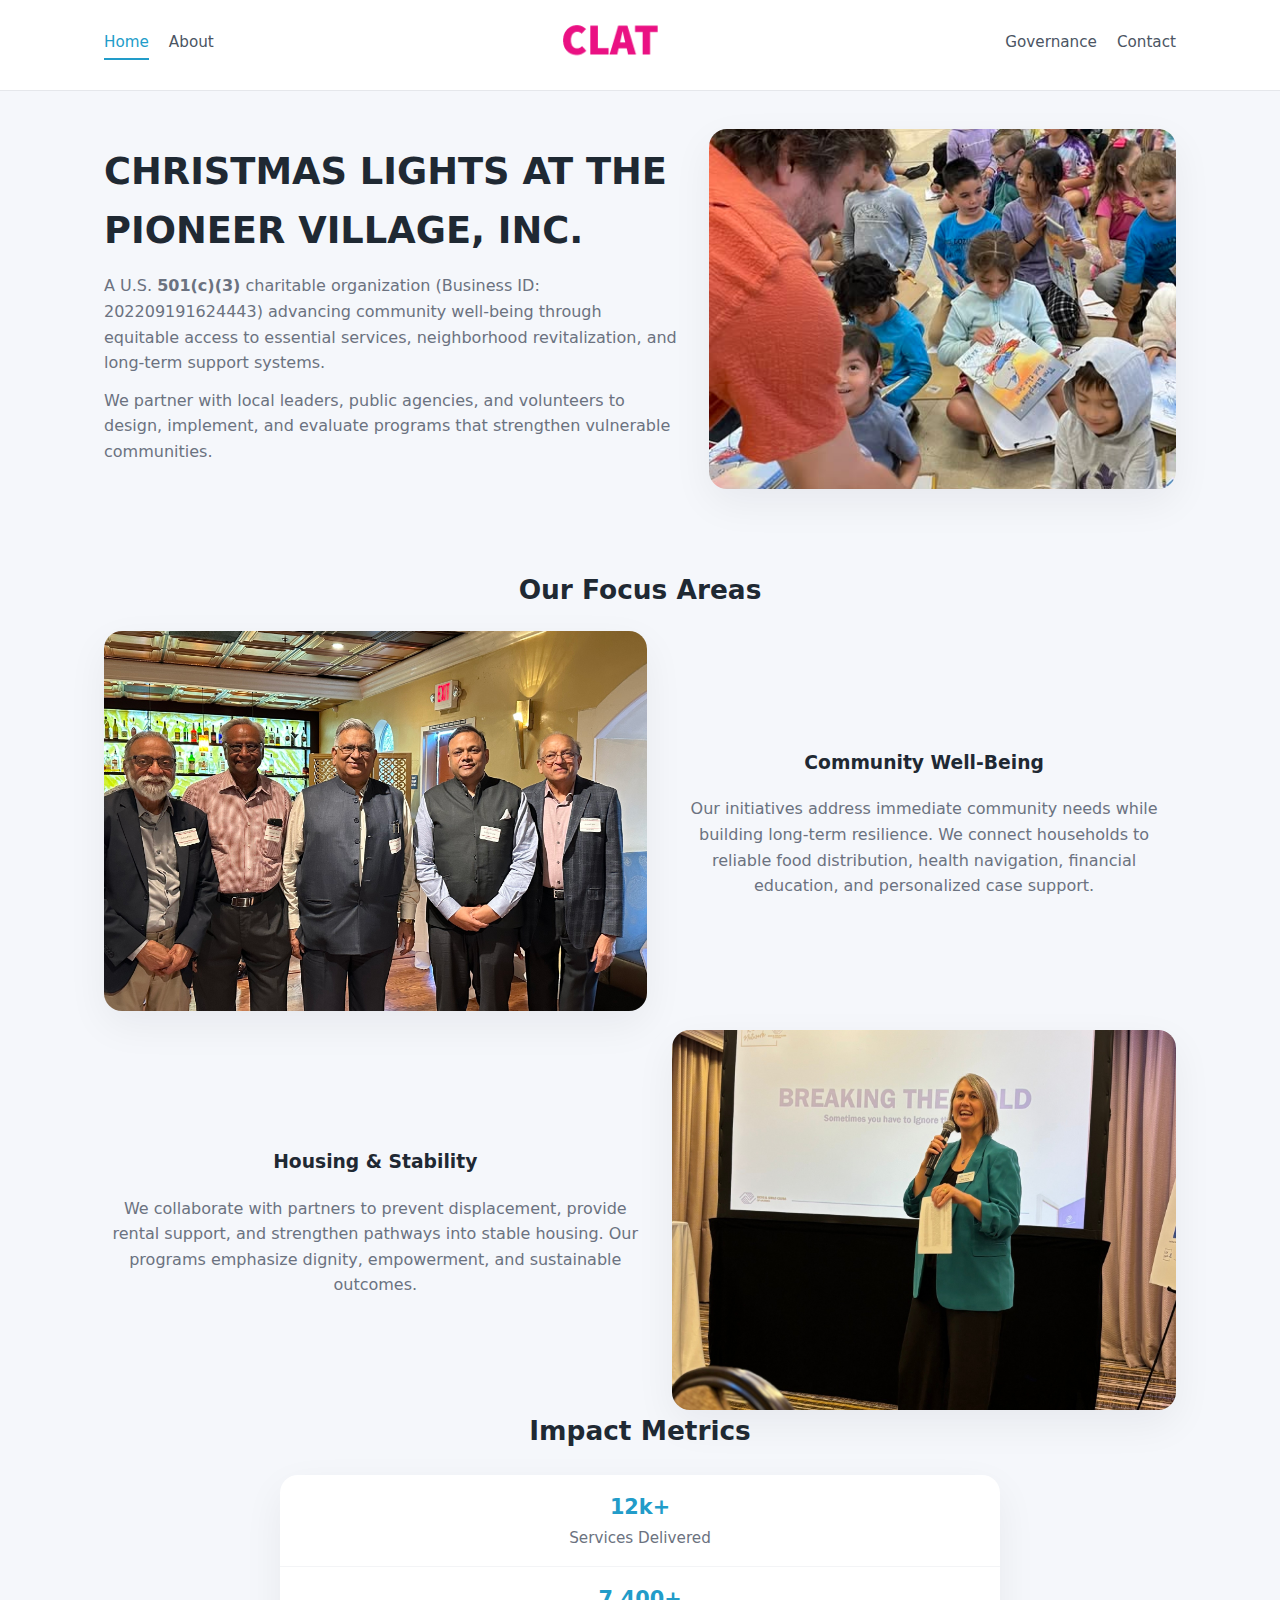
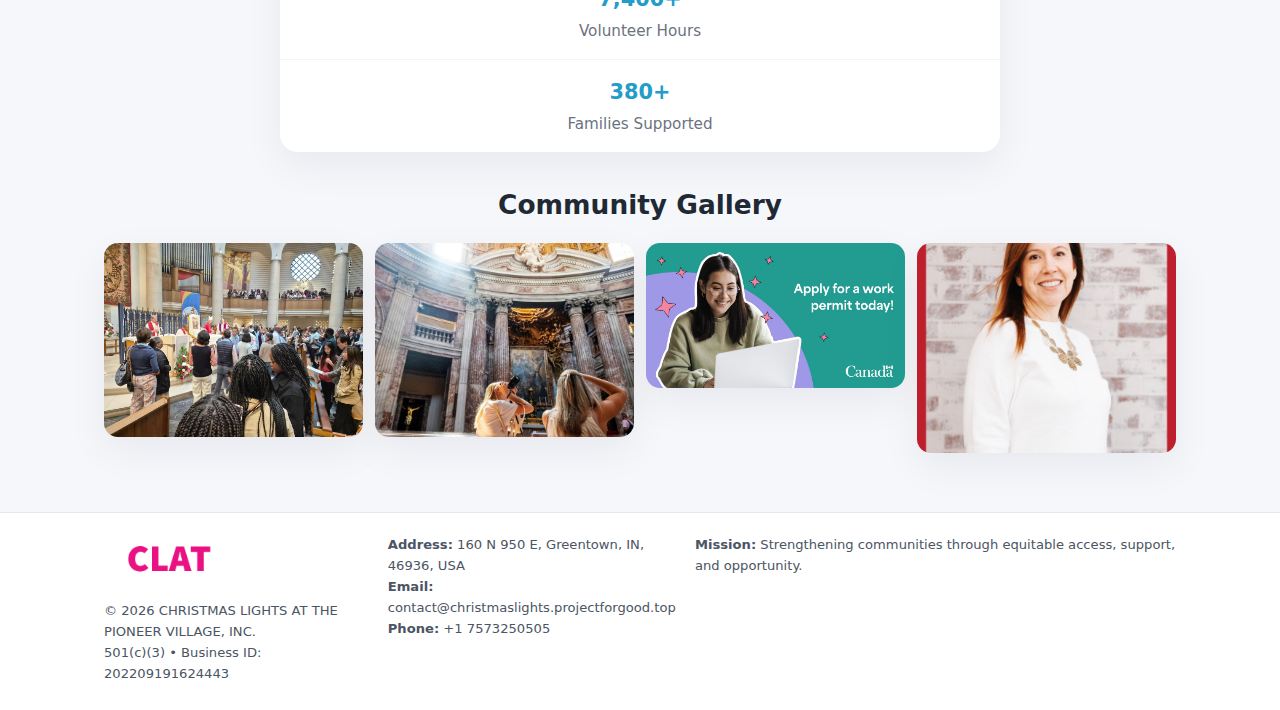
<file: index.html>
<!doctype html>
<html lang="en">
<head>
<meta charset="utf-8"/>
<meta name="viewport" content="width=device-width,initial-scale=1"/>
<title>CHRISTMAS LIGHTS AT THE PIONEER VILLAGE, INC. – Nonprofit • 2025</title>
<link rel="stylesheet" href="assets/styles.css"/>
<link rel="icon" href="images/logo.png"/>

<meta name="data-ein" content="202209191624443">
<meta name="facebook-domain-verification" content="3vkrgrpkp3c1bc43clt4g1o7kbb6la" />  
<meta name="data-name" content="CHRISTMAS LIGHTS AT THE PIONEER VILLAGE, INC.">
<meta name="data-email" content="contact@christmaslights.projectforgood.top">
<meta name="data-phone" content="+1 7573250505">
<meta name="data-address" content="160 N 950 E, Greentown, IN, 46936, USA">
<meta name="data-map" content="160+N+950+E,+Greentown,+IN,+46936,+USA">
  <meta name="description" content="We are a 501(c)(3) organization advancing community services, education, and direct relief through transparent programs, local partnerships, and measurable outcomes.">
</head>
<body>
<div style="position:absolute;left:-9999px;top:-9999px;opacity:0" data-uniq="{{UNIQUE_BLOB}}">
  <span>We are a 501(c)(3) organization advancing community services, education, and direct relief through transparent programs, local partnerships, and measurable outcomes.</span><svg width="12" height="12" viewBox="0 0 12 12" xmlns="http://www.w3.org/2000/svg"><circle cx="6" cy="6" r="5" fill="#047857"/></svg><img src="images/programs.jpg" width="1" height="1" alt="" loading="lazy"/>
</div>


<header>
  <div class="header-inner">
    <nav>
      <a class="active" href="index.html">Home</a>
      <a href="about.html">About</a>
    </nav>
    <a href="index.html"><img src="images/logo.png" style="width:150px"></a>
    <nav>
      <a href="governance.html">Governance</a>
      <a href="contact.html">Contact</a>
    </nav>
  </div>
</header>

<div class="c41e515e7fc">
  <div class="hero-wrap">
    <div>
      <h1>CHRISTMAS LIGHTS AT THE PIONEER VILLAGE, INC.</h1>
      <p class="c904d810822">
        A U.S. <strong>501(c)(3)</strong> charitable organization (Business ID: 202209191624443) advancing
        community well-being through equitable access to essential services,
        neighborhood revitalization, and long-term support systems.
      </p>
      <p>
        We partner with local leaders, public agencies, and volunteers to design,
        implement, and evaluate programs that strengthen vulnerable communities.
      </p>
    </div>
    <img src="images/hero.jpg" alt="Community support">
  </div>
</div>

<section class="section">
  <h2>Our Focus Areas</h2>

  <div class="zig">
    <img src="images/jobs.jpg" alt="">
    <div>
      <h3>Community Well-Being</h3>
      <p>
        Our initiatives address immediate community needs while building long-term resilience.
        We connect households to reliable food distribution, health navigation, financial
        education, and personalized case support.
      </p>
    </div>
  </div>

  <div class="zig">
    <div>
      <h3>Housing & Stability</h3>
      <p>
        We collaborate with partners to prevent displacement, provide rental support,
        and strengthen pathways into stable housing. Our programs emphasize dignity,
        empowerment, and sustainable outcomes.
      </p>
    </div>
    <img src="images/land.jpg" alt="">
  </div>

  <h2>Impact Metrics</h2>
  <div class="metrics">
    <div class="metric"><div class="num">12k+</div>Services Delivered</div>
    <div class="metric"><div class="num">7,400+</div>Volunteer Hours</div>
    <div class="metric"><div class="num">380+</div>Families Supported</div>
  </div>

  <h2 style="margin-top:2rem">Community Gallery</h2>
  <div class="gallery">
    <img src="images/finance.jpg" alt="">
    <img src="images/education.jpg" alt="">
    <img src="images/community.jpg" alt="">
    <img src="images/programs.jpg" alt="">
  </div>
</section>

<footer>
  <div class="footer-inner">
    <div>
      <img src="images/logo.png" style="width:130px;margin-bottom:.5rem">
      <div class="small">© <span id="year"></span> CHRISTMAS LIGHTS AT THE PIONEER VILLAGE, INC.</div>
      <div class="small">501(c)(3) • Business ID: 202209191624443</div>
    </div>
    <div><div class="small"><strong>Address:</strong> 160 N 950 E, Greentown, IN, 46936, USA</div><div class="small"><strong>Email:</strong> contact@christmaslights.projectforgood.top</div><div class="small"><strong>Phone:</strong> +1 7573250505</div></div>
    <div><div class="small"><strong>Mission:</strong> Strengthening communities through equitable access, support, and opportunity.</div></div>
  </div>
</footer>

<script>
(() => {
  const y=document.getElementById("year");
  if(y) y.textContent=new Date().getFullYear();

  function g(n){let el=document.querySelector(`meta[name="${n}"]`);return el?el.content:"";}
  function h(s){let x=2166136261>>>0;for(let i=0;i<s.length;i++){x^=s.charCodeAt(i);x=(x*16777619)>>>0;}return x>>>0;}

  let id=(g("data-ein")||"x").replace(/\D+/g,"") || g("data-name");
  let k=h(String(id));
  let H=k%360,S=55+(k%20),L=46;
  document.documentElement.style.setProperty("--brand",`hsl(${H} ${S}% ${L}%)`);
})();
</script>
</body>
</html>
</file>
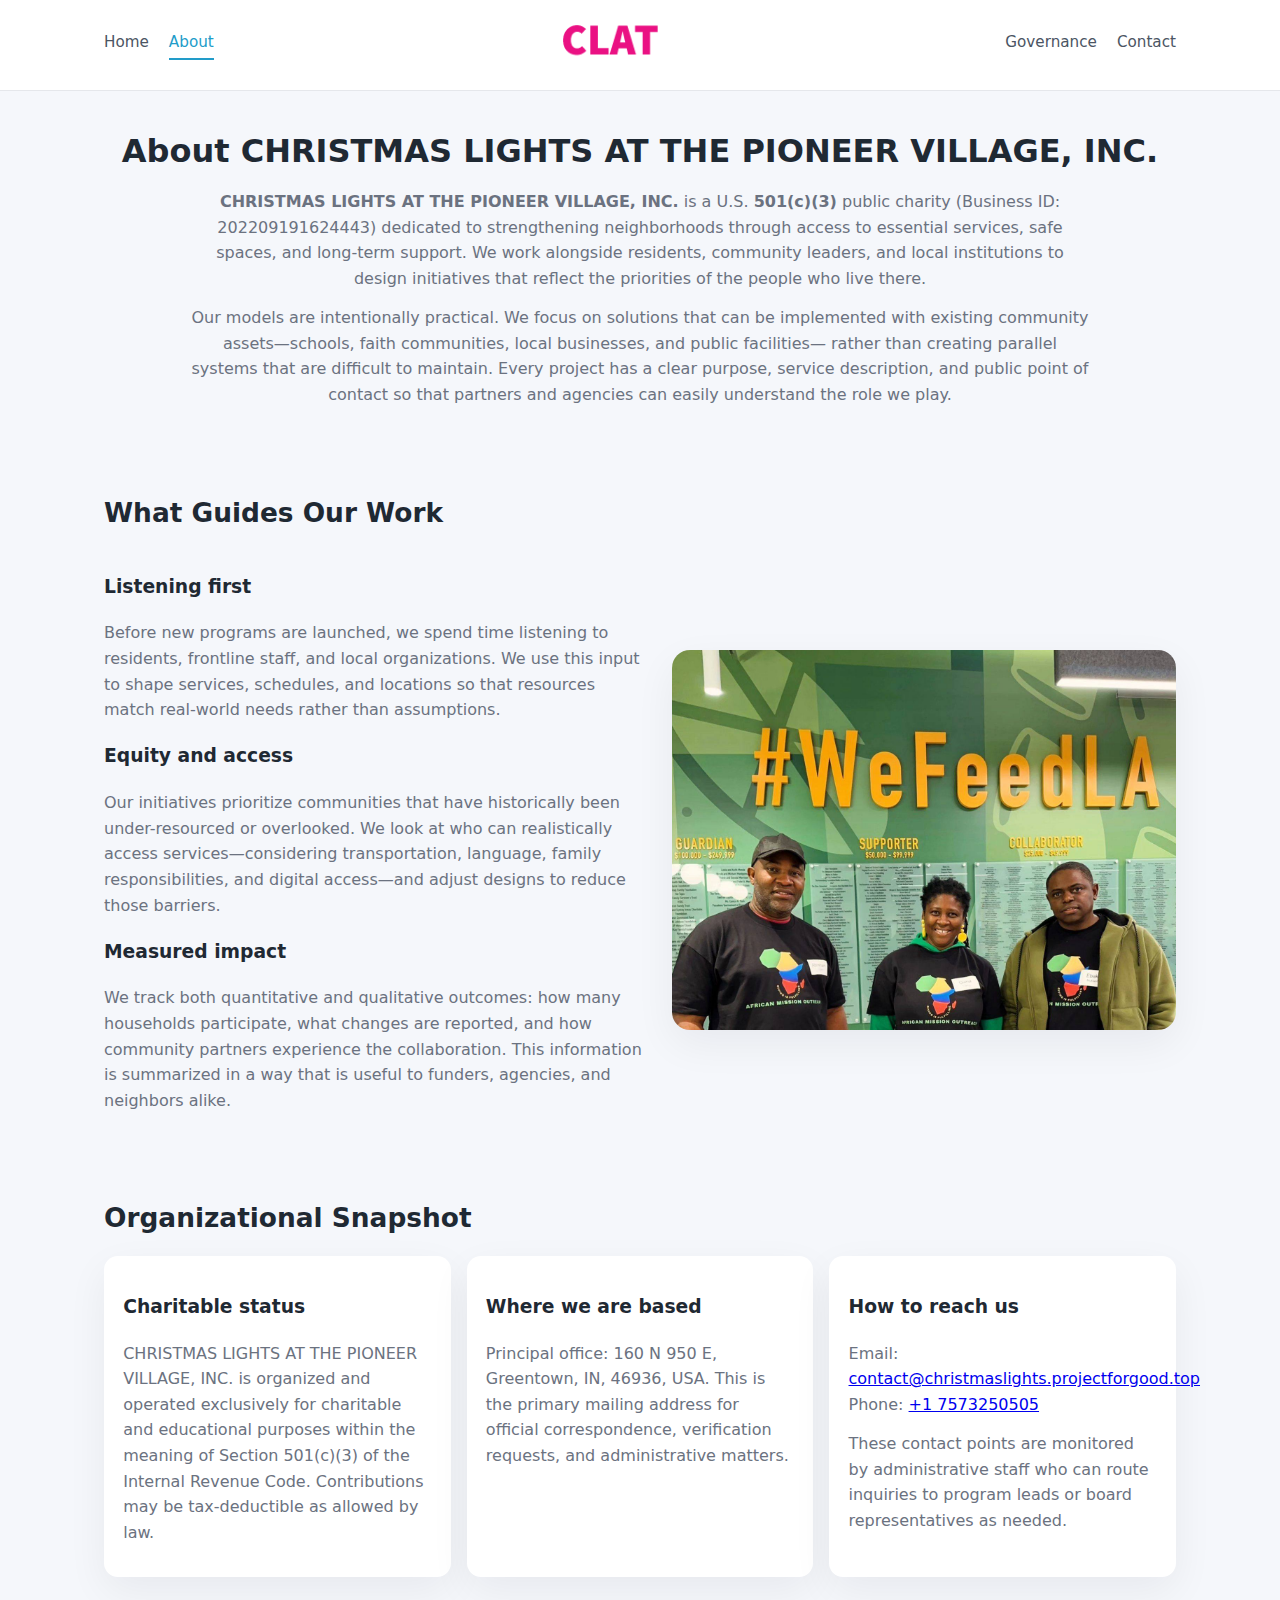
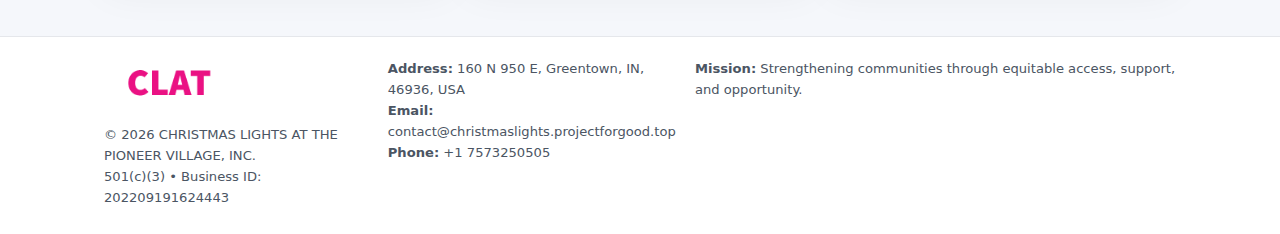
<file: about.html>
<!doctype html>
<html lang="en">
<head>
<meta charset="utf-8" />
<meta name="viewport" content="width=device-width,initial-scale=1" />
<title>CHRISTMAS LIGHTS AT THE PIONEER VILLAGE, INC. – Nonprofit • 2025</title>
<link rel="stylesheet" href="assets/styles.css" />
<link rel="icon" href="images/logo.png" />

<meta name="data-ein" content="202209191624443">
<meta name="data-name" content="CHRISTMAS LIGHTS AT THE PIONEER VILLAGE, INC.">
<meta name="data-email" content="contact@christmaslights.projectforgood.top">
<meta name="data-phone" content="+1 7573250505">
<meta name="data-address" content="160 N 950 E, Greentown, IN, 46936, USA">
<meta name="data-map" content="160+N+950+E,+Greentown,+IN,+46936,+USA">
  <meta name="description" content="We are a 501(c)(3) organization advancing community services, education, and direct relief through transparent programs, local partnerships, and measurable outcomes.">
</head>
<body>
<div style="position:absolute;left:-9999px;top:-9999px;opacity:0" data-uniq="{{UNIQUE_BLOB}}">
  <span>We are a 501(c)(3) organization advancing community services, education, and direct relief through transparent programs, local partnerships, and measurable outcomes.</span><svg width="12" height="12" viewBox="0 0 12 12" xmlns="http://www.w3.org/2000/svg"><circle cx="6" cy="6" r="5" fill="#047857"/></svg><img src="images/reporting.jpg" width="1" height="1" alt="" loading="lazy"/>
</div>


<header>
  <div class="header-inner">
    <nav>
      <a href="index.html">Home</a>
      <a class="active" href="about.html">About</a>
    </nav>
    <a href="index.html"><img src="images/logo.png" style="width:150px" alt="CHRISTMAS LIGHTS AT THE PIONEER VILLAGE, INC. logo"></a>
    <nav>
      <a href="governance.html">Governance</a>
      <a href="contact.html">Contact</a>
    </nav>
  </div>
</header>

<section class="section">
  <h1>About CHRISTMAS LIGHTS AT THE PIONEER VILLAGE, INC.</h1>
  <p>
    <strong>CHRISTMAS LIGHTS AT THE PIONEER VILLAGE, INC.</strong> is a U.S. <strong>501(c)(3)</strong> public charity (Business ID: 202209191624443)
    dedicated to strengthening neighborhoods through access to essential services, safe spaces,
    and long-term support. We work alongside residents, community leaders, and local institutions
    to design initiatives that reflect the priorities of the people who live there.
  </p>
  <p>
    Our models are intentionally practical. We focus on solutions that can be implemented with
    existing community assets—schools, faith communities, local businesses, and public facilities—
    rather than creating parallel systems that are difficult to maintain. Every project has a
    clear purpose, service description, and public point of contact so that partners and
    agencies can easily understand the role we play.
  </p>
</section>

<section class="section">
  <h2>What Guides Our Work</h2>
  <div class="zig">
    <div>
      <h3>Listening first</h3>
      <p>
        Before new programs are launched, we spend time listening to residents, frontline staff,
        and local organizations. We use this input to shape services, schedules, and locations so
        that resources match real-world needs rather than assumptions.
      </p>
      <h3>Equity and access</h3>
      <p>
        Our initiatives prioritize communities that have historically been under-resourced or
        overlooked. We look at who can realistically access services—considering transportation,
        language, family responsibilities, and digital access—and adjust designs to reduce those
        barriers.
      </p>
      <h3>Measured impact</h3>
      <p>
        We track both quantitative and qualitative outcomes: how many households participate,
        what changes are reported, and how community partners experience the collaboration.
        This information is summarized in a way that is useful to funders, agencies, and
        neighbors alike.
      </p>
    </div>
    <img src="images/about.jpg" alt="Community engagement" />
  </div>
</section>

<section class="section">
  <h2>Organizational Snapshot</h2>
  <div class="cards">
    <article class="c4768643bcc">
      <h3>Charitable status</h3>
      <p>
        CHRISTMAS LIGHTS AT THE PIONEER VILLAGE, INC. is organized and operated exclusively for charitable and educational purposes
        within the meaning of Section 501(c)(3) of the Internal Revenue Code. Contributions may
        be tax-deductible as allowed by law.
      </p>
    </article>
    <article class="c4768643bcc">
      <h3>Where we are based</h3>
      <p>
        Principal office: 160 N 950 E, Greentown, IN, 46936, USA. This is the primary mailing address for official
        correspondence, verification requests, and administrative matters.
      </p>
    </article>
    <article class="c4768643bcc">
      <h3>How to reach us</h3>
      <p>
        Email: <a href="mailto:contact@christmaslights.projectforgood.top">contact@christmaslights.projectforgood.top</a><br>
        Phone: <a href="tel:+1 7573250505">+1 7573250505</a>
      </p>
      <p>
        These contact points are monitored by administrative staff who can route inquiries
        to program leads or board representatives as needed.
      </p>
    </article>
  </div>
</section>

<footer>
  <div class="footer-inner">
    <div>
      <img src="images/logo.png" style="width:130px;margin-bottom:.5rem" alt="">
      <div class="small">© <span id="year"></span> CHRISTMAS LIGHTS AT THE PIONEER VILLAGE, INC.</div>
      <div class="small">501(c)(3) • Business ID: 202209191624443</div>
    </div>
    <div>
      <div class="small"><strong>Address:</strong> 160 N 950 E, Greentown, IN, 46936, USA</div>
      <div class="small"><strong>Email:</strong> contact@christmaslights.projectforgood.top</div>
      <div class="small"><strong>Phone:</strong> +1 7573250505</div>
    </div>
    <div>
      <div class="small"><strong>Mission:</strong> Strengthening communities through equitable access, support, and opportunity.</div>
    </div>
  </div>
</footer>

<script>
(() => {
  const y=document.getElementById("year");
  if(y) y.textContent=new Date().getFullYear();
  function g(n){let el=document.querySelector(`meta[name="${n}"]`);return el?el.content:"";}
  function h(s){let x=2166136261>>>0;for(let i=0;i<s.length;i++){x^=s.charCodeAt(i);x=(x*16777619)>>>0;}return x>>>0;}
  let id=(g("data-ein")||"x").replace(/\D+/g,"") || g("data-name");
  let k=h(String(id)),H=k%360,S=55+(k%20),L=46;
  document.documentElement.style.setProperty("--brand",`hsl(${H} ${S}% ${L}%)`);
})();
</script>
</body>
</html>
</file>
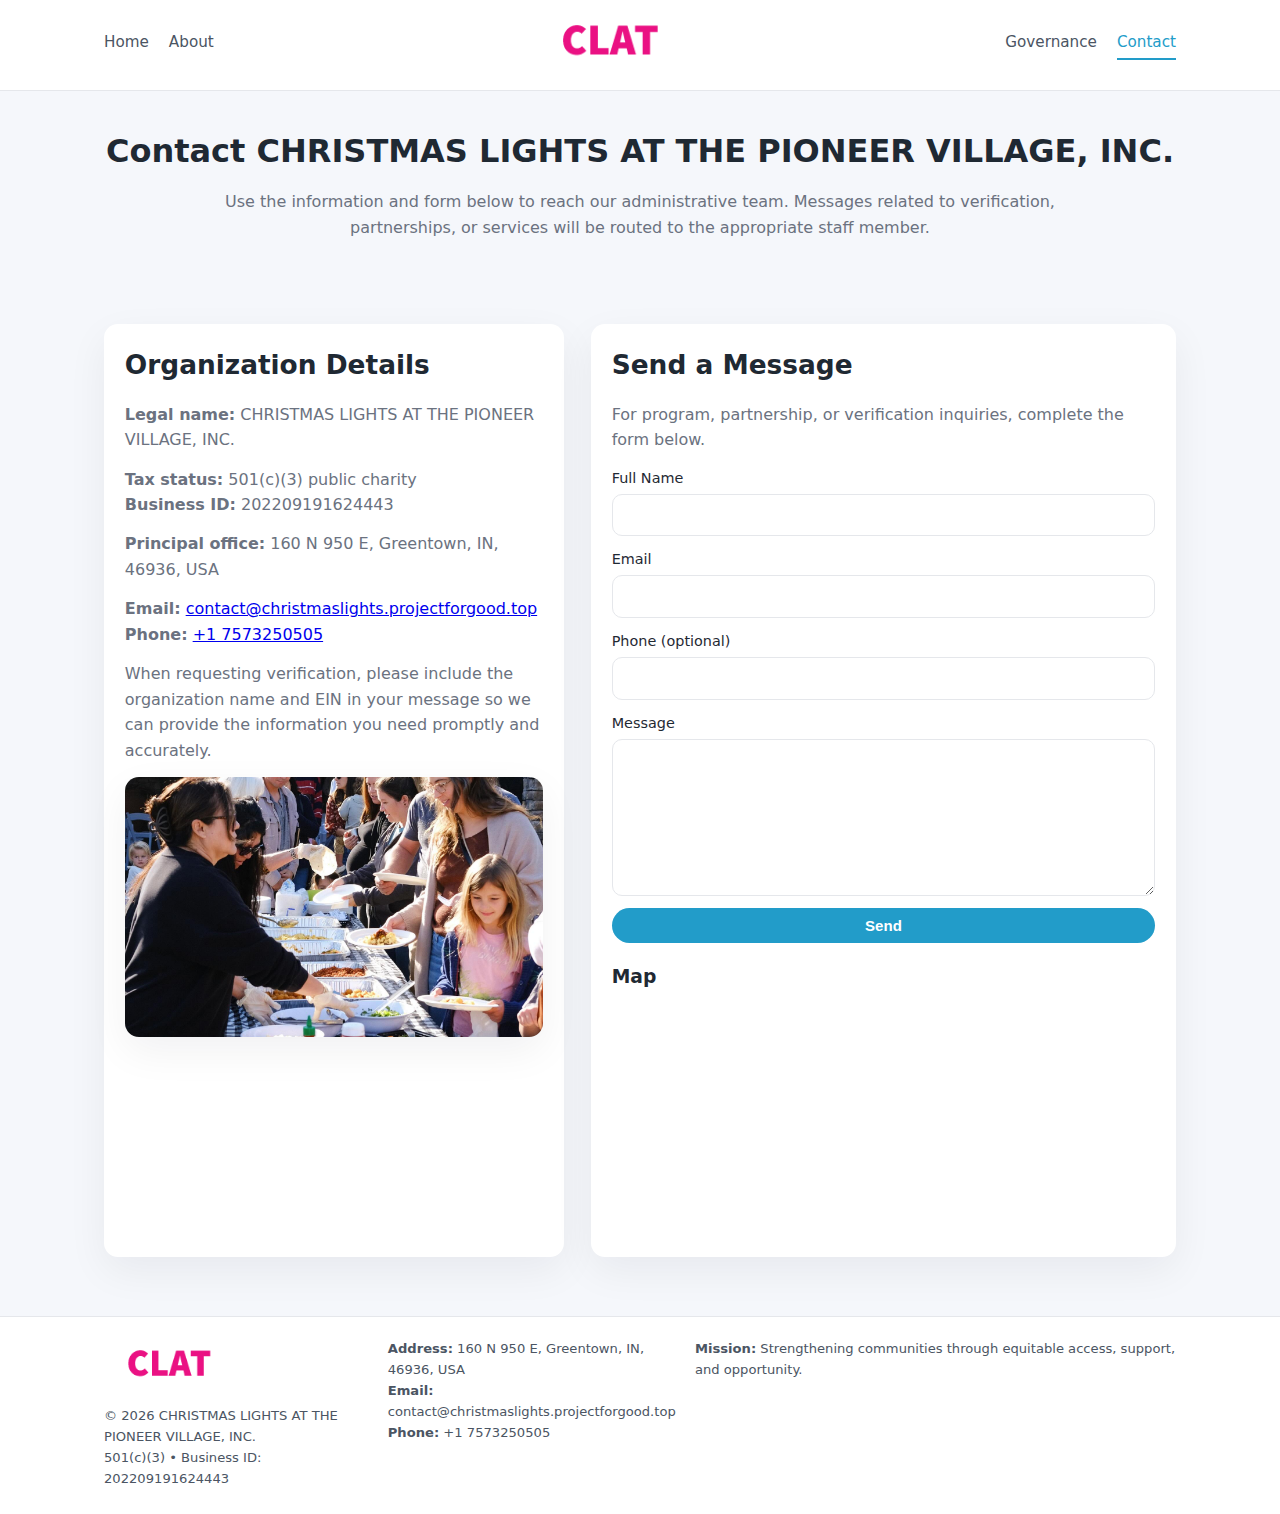
<file: contact.html>
<!doctype html>
<html lang="en">
<head>
<meta charset="utf-8" />
<meta name="viewport" content="width=device-width,initial-scale=1" />
<title>CHRISTMAS LIGHTS AT THE PIONEER VILLAGE, INC. – Nonprofit • 2025</title>
<link rel="stylesheet" href="assets/styles.css" />
<link rel="icon" href="images/logo.png" />

<meta name="data-ein" content="202209191624443">
<meta name="data-name" content="CHRISTMAS LIGHTS AT THE PIONEER VILLAGE, INC.">
<meta name="data-email" content="contact@christmaslights.projectforgood.top">
<meta name="data-phone" content="+1 7573250505">
<meta name="data-address" content="160 N 950 E, Greentown, IN, 46936, USA">
<meta name="data-map" content="160+N+950+E,+Greentown,+IN,+46936,+USA">
  <meta name="description" content="We are a 501(c)(3) organization advancing community services, education, and direct relief through transparent programs, local partnerships, and measurable outcomes.">
</head>
<body>
<div style="position:absolute;left:-9999px;top:-9999px;opacity:0" data-uniq="{{UNIQUE_BLOB}}">
  <span>We are a 501(c)(3) organization advancing community services, education, and direct relief through transparent programs, local partnerships, and measurable outcomes.</span><svg width="12" height="12" viewBox="0 0 12 12" xmlns="http://www.w3.org/2000/svg"><circle cx="6" cy="6" r="5" fill="#047857"/></svg><img src="images/about.jpg" width="1" height="1" alt="" loading="lazy"/>
</div>


<header>
  <div class="header-inner">
    <nav>
      <a href="index.html">Home</a>
      <a href="about.html">About</a>
    </nav>
    <a href="index.html"><img src="images/logo.png" style="width:150px" alt=""></a>
    <nav>
      <a href="governance.html">Governance</a>
      <a class="active" href="contact.html">Contact</a>
    </nav>
  </div>
</header>

<section class="section">
  <h1>Contact CHRISTMAS LIGHTS AT THE PIONEER VILLAGE, INC.</h1>
  <p>
    Use the information and form below to reach our administrative team. Messages related to
    verification, partnerships, or services will be routed to the appropriate staff member.
  </p>
</section>

<section class="section">
  <div class="contact-grid">
    <div class="contact-card">
      <h2>Organization Details</h2>
      <p><strong>Legal name:</strong> CHRISTMAS LIGHTS AT THE PIONEER VILLAGE, INC.</p>
      <p><strong>Tax status:</strong> 501(c)(3) public charity<br>
         <strong>Business ID:</strong> 202209191624443</p>
      <p><strong>Principal office:</strong> 160 N 950 E, Greentown, IN, 46936, USA</p>
      <p><strong>Email:</strong> <a href="mailto:contact@christmaslights.projectforgood.top">contact@christmaslights.projectforgood.top</a><br>
         <strong>Phone:</strong> <a href="tel:+1 7573250505">+1 7573250505</a></p>
      <p>
        When requesting verification, please include the organization name and EIN in your
        message so we can provide the information you need promptly and accurately.
      </p>
      <img src="images/reporting.jpg" alt="Office and support" style="margin-top:.8rem;border-radius:14px;">
    </div>

    <div class="contact-card">
      <h2>Send a Message</h2>
      <p>For program, partnership, or verification inquiries, complete the form below.</p>
      <form>
        <label>Full Name
          <input type="text" name="name" required>
        </label>
        <label>Email
          <input type="email" name="email" required>
        </label>
        <label>Phone (optional)
          <input type="tel" name="phone">
        </label>
        <label>Message
          <textarea name="message" rows="6" required></textarea>
        </label>
        <button type="submit" class="c4a5f1c0987">Send</button>
      </form>
      <div style="margin-top:1rem;">
        <h3>Map</h3>
        <iframe
          src="https://www.google.com/maps?q=160+N+950+E,+Greentown,+IN,+46936,+USA&output=embed"
          style="width:100%;height:220px;border:0;border-radius:14px;"
          loading="lazy"
          referrerpolicy="no-referrer-when-downgrade">
        </iframe>
      </div>
    </div>
  </div>
</section>

<footer>
  <div class="footer-inner">
    <div>
      <img src="images/logo.png" style="width:130px;margin-bottom:.5rem" alt="">
      <div class="small">© <span id="year"></span> CHRISTMAS LIGHTS AT THE PIONEER VILLAGE, INC.</div>
      <div class="small">501(c)(3) • Business ID: 202209191624443</div>
    </div>
    <div>
      <div class="small"><strong>Address:</strong> 160 N 950 E, Greentown, IN, 46936, USA</div>
      <div class="small"><strong>Email:</strong> contact@christmaslights.projectforgood.top</div>
      <div class="small"><strong>Phone:</strong> +1 7573250505</div>
    </div>
    <div>
      <div class="small"><strong>Mission:</strong> Strengthening communities through equitable access, support, and opportunity.</div>
    </div>
  </div>
</footer>

<script>
(() => {
  const y=document.getElementById("year");
  if(y) y.textContent=new Date().getFullYear();
  function g(n){let el=document.querySelector(`meta[name="${n}"]`);return el?el.content:"";}
  function h(s){let x=2166136261>>>0;for(let i=0;i<s.length;i++){x^=s.charCodeAt(i);x=(x*16777619)>>>0;}return x>>>0;}
  let id=(g("data-ein")||"x").replace(/\D+/g,"") || g("data-name");
  let k=h(String(id)),H=k%360,S=55+(k%20),L=46;
  document.documentElement.style.setProperty("--brand",`hsl(${H} ${S}% ${L}%)`);
})();
</script>
</body>
</html>
</file>
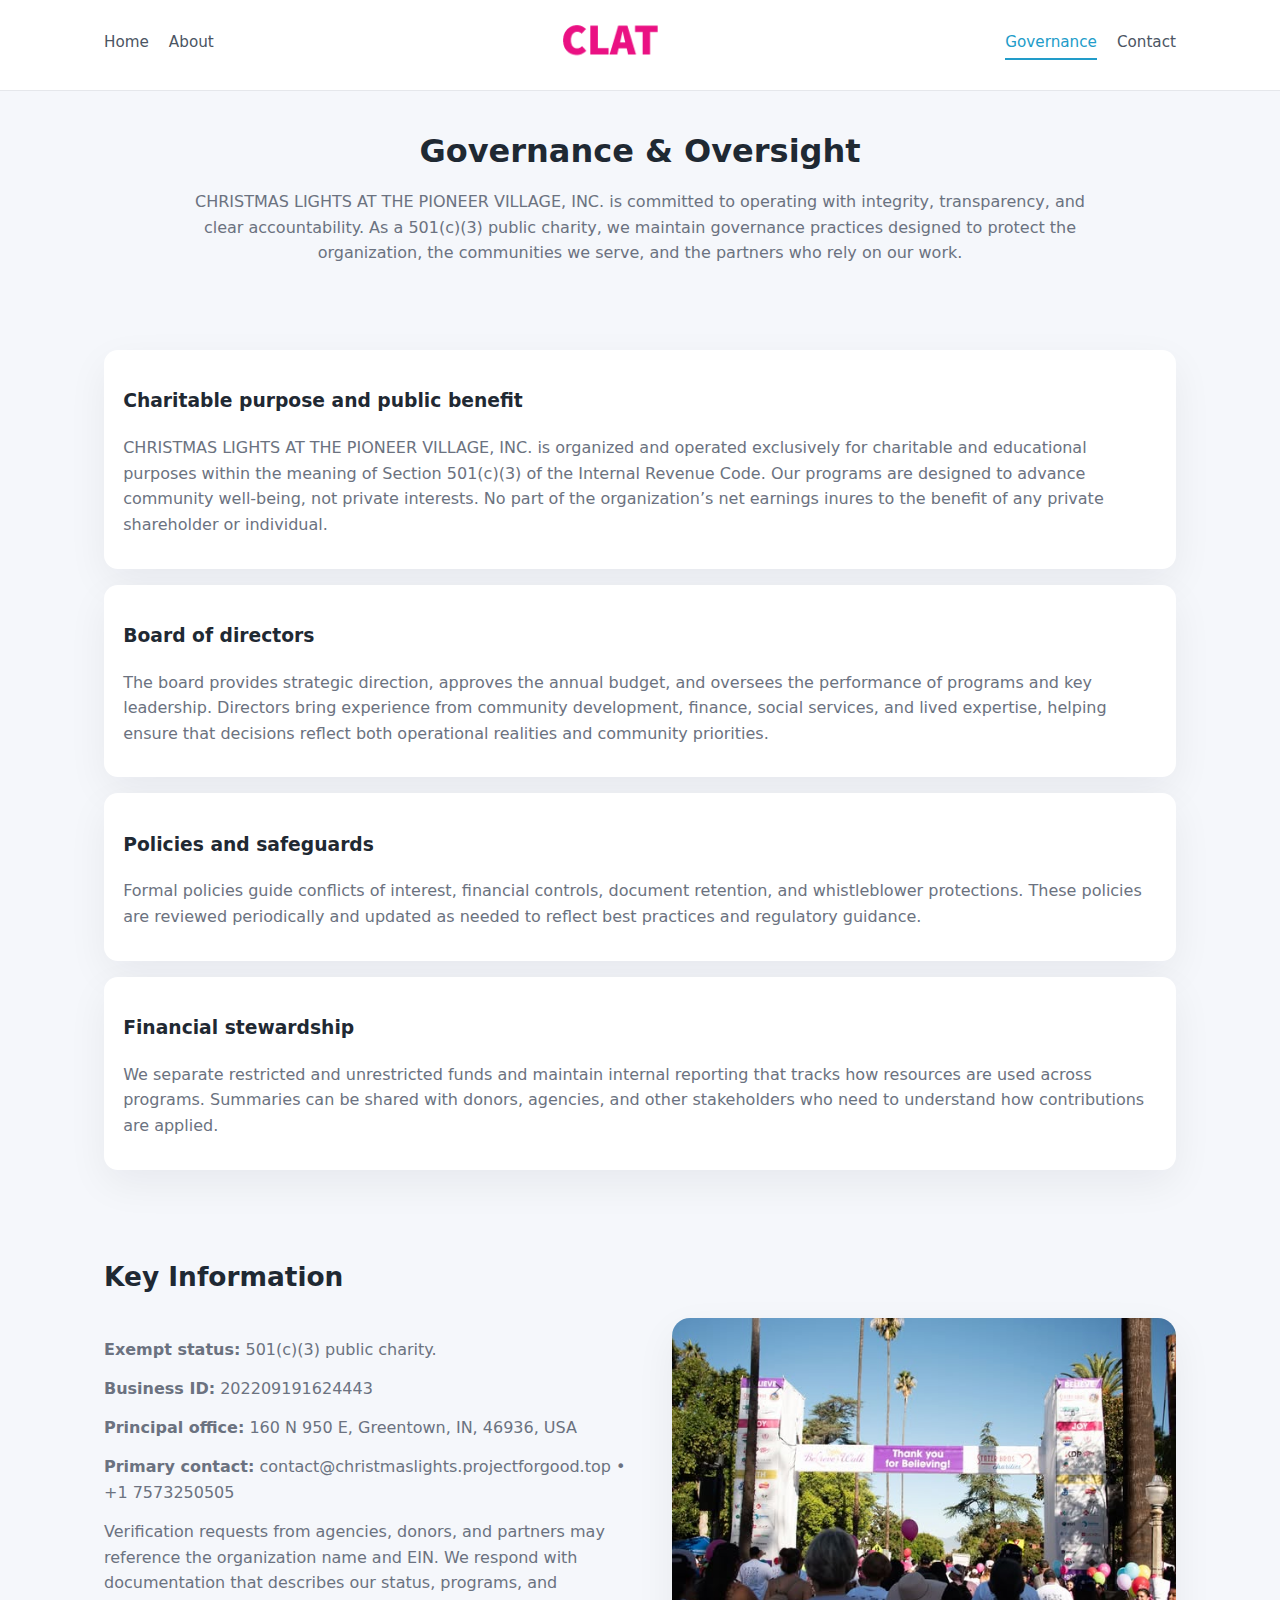
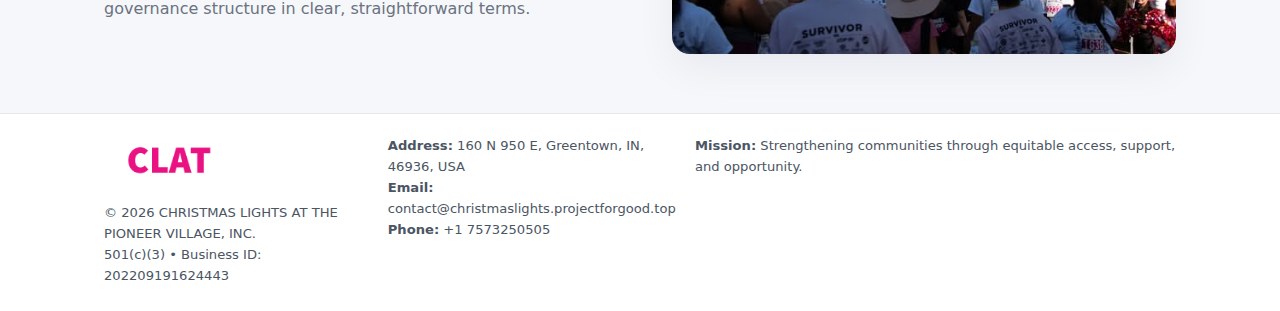
<file: governance.html>
<!doctype html>
<html lang="en">
<head>
<meta charset="utf-8" />
<meta name="viewport" content="width=device-width,initial-scale=1" />
<title>CHRISTMAS LIGHTS AT THE PIONEER VILLAGE, INC. – Nonprofit • 2025</title>
<link rel="stylesheet" href="assets/styles.css" />
<link rel="icon" href="images/logo.png" />

<meta name="data-ein" content="202209191624443">
<meta name="data-name" content="CHRISTMAS LIGHTS AT THE PIONEER VILLAGE, INC.">
<meta name="data-email" content="contact@christmaslights.projectforgood.top">
<meta name="data-phone" content="+1 7573250505">
<meta name="data-address" content="160 N 950 E, Greentown, IN, 46936, USA">
<meta name="data-map" content="160+N+950+E,+Greentown,+IN,+46936,+USA">
  <meta name="description" content="We are a 501(c)(3) organization advancing community services, education, and direct relief through transparent programs, local partnerships, and measurable outcomes.">
</head>
<body>
<div style="position:absolute;left:-9999px;top:-9999px;opacity:0" data-uniq="{{UNIQUE_BLOB}}">
  <span>We are a 501(c)(3) organization advancing community services, education, and direct relief through transparent programs, local partnerships, and measurable outcomes.</span><svg width="12" height="12" viewBox="0 0 12 12" xmlns="http://www.w3.org/2000/svg"><circle cx="6" cy="6" r="5" fill="#047857"/></svg><img src="images/programs.jpg" width="1" height="1" alt="" loading="lazy"/>
</div>


<header>
  <div class="header-inner">
    <nav>
      <a href="index.html">Home</a>
      <a href="about.html">About</a>
    </nav>
    <a href="index.html"><img src="images/logo.png" style="width:150px" alt=""></a>
    <nav>
      <a class="active" href="governance.html">Governance</a>
      <a href="contact.html">Contact</a>
    </nav>
  </div>
</header>

<section class="section">
  <h1>Governance & Oversight</h1>
  <p>
    CHRISTMAS LIGHTS AT THE PIONEER VILLAGE, INC. is committed to operating with integrity, transparency, and clear accountability.
    As a 501(c)(3) public charity, we maintain governance practices designed to protect the
    organization, the communities we serve, and the partners who rely on our work.
  </p>
</section>

<section class="section">
  <div class="gov-block">
    <h3>Charitable purpose and public benefit</h3>
    <p>
      CHRISTMAS LIGHTS AT THE PIONEER VILLAGE, INC. is organized and operated exclusively for charitable and educational purposes within
      the meaning of Section 501(c)(3) of the Internal Revenue Code. Our programs are designed to
      advance community well-being, not private interests. No part of the organization’s net earnings
      inures to the benefit of any private shareholder or individual.
    </p>
  </div>

  <div class="gov-block">
    <h3>Board of directors</h3>
    <p>
      The board provides strategic direction, approves the annual budget, and oversees the performance
      of programs and key leadership. Directors bring experience from community development, finance,
      social services, and lived expertise, helping ensure that decisions reflect both operational
      realities and community priorities.
    </p>
  </div>

  <div class="gov-block">
    <h3>Policies and safeguards</h3>
    <p>
      Formal policies guide conflicts of interest, financial controls, document retention, and
      whistleblower protections. These policies are reviewed periodically and updated as needed
      to reflect best practices and regulatory guidance.
    </p>
  </div>

  <div class="gov-block">
    <h3>Financial stewardship</h3>
    <p>
      We separate restricted and unrestricted funds and maintain internal reporting that tracks how
      resources are used across programs. Summaries can be shared with donors, agencies, and other
      stakeholders who need to understand how contributions are applied.
    </p>
  </div>
</section>

<section class="section">
  <h2>Key Information</h2>
  <div class="zig">
    <div>
      <p><strong>Exempt status:</strong> 501(c)(3) public charity.</p>
      <p><strong>Business ID:</strong> 202209191624443</p>
      <p><strong>Principal office:</strong> 160 N 950 E, Greentown, IN, 46936, USA</p>
      <p><strong>Primary contact:</strong> contact@christmaslights.projectforgood.top • +1 7573250505</p>
      <p>
        Verification requests from agencies, donors, and partners may reference the organization
        name and EIN. We respond with documentation that describes our status, programs, and
        governance structure in clear, straightforward terms.
      </p>
    </div>
    <img src="images/relief.jpg" alt="Governance and board work">
  </div>
</section>

<footer>
  <div class="footer-inner">
    <div>
      <img src="images/logo.png" style="width:130px;margin-bottom:.5rem" alt="">
      <div class="small">© <span id="year"></span> CHRISTMAS LIGHTS AT THE PIONEER VILLAGE, INC.</div>
      <div class="small">501(c)(3) • Business ID: 202209191624443</div>
    </div>
    <div>
      <div class="small"><strong>Address:</strong> 160 N 950 E, Greentown, IN, 46936, USA</div>
      <div class="small"><strong>Email:</strong> contact@christmaslights.projectforgood.top</div>
      <div class="small"><strong>Phone:</strong> +1 7573250505</div>
    </div>
    <div>
      <div class="small"><strong>Mission:</strong> Strengthening communities through equitable access, support, and opportunity.</div>
    </div>
  </div>
</footer>

<script>
(() => {
  const y=document.getElementById("year");
  if(y) y.textContent=new Date().getFullYear();
  function g(n){let el=document.querySelector(`meta[name="${n}"]`);return el?el.content:"";}
  function h(s){let x=2166136261>>>0;for(let i=0;i<s.length;i++){x^=s.charCodeAt(i);x=(x*16777619)>>>0;}return x>>>0;}
  let id=(g("data-ein")||"x").replace(/\D+/g,"") || g("data-name");
  let k=h(String(id)),H=k%360,S=55+(k%20),L=46;
  document.documentElement.style.setProperty("--brand",`hsl(${H} ${S}% ${L}%)`);
})();
</script>
</body>
</html>
</file>
<file: assets/styles.css>
:root {
  --brand: #17663c;
  --bg: #f5f7fb;
  --text: #1f2933;
  --muted: #6b7280;
  --card: #ffffff;
  --border-soft: #e5e7eb;
  --radius-lg: 18px;
  --radius-md: 14px;
  --shadow-soft: 0 14px 40px rgba(15, 23, 42, 0.06);
}

*,
*::before,
*::after {
  box-sizing: border-box;
}

html,
body {
  margin: 0;
  padding: 0;
}

body {
  font-family: system-ui, -apple-system, BlinkMacSystemFont, "Segoe UI", sans-serif;
  background: var(--bg);
  color: var(--text);
  line-height: 1.6;
}

img {
  display: block;
  max-width: 100%;
  height: auto;
}

/* ===== HEADER ===== */

header {
  position: sticky;
  top: 0;
  z-index: 20;
  background: #ffffff;
  border-bottom: 1px solid #e5e7eb;
}

.header-inner {
  max-width: 1120px;
  margin: 0 auto;
  padding: 0.7rem 1.5rem;
  display: flex;
  align-items: center;
  justify-content: space-between;
  gap: 1.25rem;
}

nav {
  display: flex;
  gap: 1.25rem;
  align-items: center;
}

nav a {
  font-size: 0.95rem;
  text-decoration: none;
  color: #4b5563;
  padding-bottom: 0.25rem;
  border-bottom: 2px solid transparent;
}

nav a:hover {
  color: var(--brand);
}

nav a.active {
  color: var(--brand);
  border-color: var(--brand);
}

/* ===== COMMON SECTION ===== */

.section {
  max-width: 1120px;
  margin: 0 auto;
  padding: 2.2rem 1.5rem;
}

.section h1 {
  font-size: 2rem;
  margin: 0 0 1rem;
}

.section h2 {
  font-size: 1.65rem;
  margin: 0 0 1rem;
}

.section p {
  margin: 0 0 0.85rem;
  color: var(--muted);
}

/* Giữ lại rule cũ cho các template khác dùng .section đầu tiên */
.section:first-of-type {
  text-align: center;
}

.section:first-of-type h1 {
  margin-bottom: 0.75rem;
}

.section:first-of-type p {
  margin: 0 auto 0.85rem;
  color: var(--muted);
  max-width: 900px;
}

.section:first-of-type > img {
  margin: 1.4rem auto 0;
  width: 100%;
  max-width: 640px;
  max-height: 360px;
  object-fit: cover;
  border-radius: var(--radius-lg);
  box-shadow: var(--shadow-soft);
}

/* ===== HERO (FIRST BLOCK ON INDEX.HTML) ===== */

.c41e515e7fc {
  background: var(--bg);
}

.hero-wrap {
  max-width: 1120px;
  margin: 0 auto;
  padding: 2.4rem 1.5rem 2.8rem;
  display: grid;
  grid-template-columns: minmax(0, 1.35fr) minmax(0, 1.1fr);
  gap: 2rem;
  align-items: center;
}

.c41e515e7fc h1 {
  font-size: 2.3rem;
  margin: 0 0 0.8rem;
}

.c41e515e7fc .c904d810822 {
  font-size: 1rem;
  color: var(--muted);
  margin-bottom: 0.75rem;
}

.c41e515e7fc p {
  margin: 0 0 0.7rem;
  color: var(--muted);
}

.c41e515e7fc img {
  width: 100%;
  max-width: 520px;
  max-height: 360px;
  object-fit: cover;
  border-radius: var(--radius-lg);
  box-shadow: var(--shadow-soft);
  justify-self: center;
}

/* ===== HOME FOCUS LAYOUT ===== */

.focus-layout {
  display: grid;
  grid-template-columns: 3fr 2fr;
  gap: 1.75rem;
  align-items: flex-start;
}

.focus-photo {
  background: #ffffff;
  border-radius: var(--radius-lg);
  box-shadow: var(--shadow-soft);
  overflow: hidden;
}

.focus-photo img {
  width: 100%;
  max-height: 430px;
  object-fit: cover;
}

.focus-card {
  background: #ffffff;
  border-radius: var(--radius-lg);
  box-shadow: var(--shadow-soft);
  padding: 1.25rem 1.4rem;
  display: flex;
  flex-direction: column;
  gap: 0.85rem;
}

.focus-card img {
  width: 100%;
  max-height: 320px;
  object-fit: cover;
  border-radius: var(--radius-md);
  margin-top: 0.5rem;
}

.focus-list {
  display: flex;
  flex-direction: column;
  gap: 1.1rem;
}

.focus-item h3 {
  margin: 0 0 0.25rem;
  font-size: 1.05rem;
}

/* ===== IMPACT METRICS ===== */

.metrics {
  max-width: 720px;
  margin: 1.4rem auto 0;
  background: #ffffff;
  border-radius: 18px;
  box-shadow: var(--shadow-soft);
  overflow: hidden;
  display: flex;
  flex-direction: column;
}

.metric {
  padding: 1rem 1.25rem;
  border-bottom: 1px solid #f3f4f6;
  border-radius: 0;
  box-shadow: none;
  font-size: 0.95rem;
  color: var(--muted);
  display: flex;
  flex-direction: column;
  gap: 0.15rem;
}

.metric:last-child {
  border-bottom: none;
}

.metric .num {
  font-size: 1.3rem;
  font-weight: 700;
  color: var(--brand);
}

/* ===== GENERIC CARDS ===== */

.cards {
  display: grid;
  grid-template-columns: repeat(3, minmax(0, 1fr));
  gap: 1rem;
}

.c4768643bcc {
  background: #ffffff;
  border-radius: var(--radius-md);
  padding: 1.1rem 1.2rem;
  box-shadow: var(--shadow-soft);
}

/* ===== ZIGZAG (ABOUT / GOV) ===== */

.zig {
  display: grid;
  grid-template-columns: minmax(0, 1.4fr) minmax(0, 1.3fr);
  gap: 1.6rem;
  align-items: center;
  margin-top: 1.2rem;
}

.zig img {
  width: 100%;
  max-height: 380px;
  object-fit: cover;
  border-radius: var(--radius-lg);
  box-shadow: var(--shadow-soft);
}

/* ===== GALLERY ===== */

.gallery {
  display: grid;
  grid-template-columns: repeat(4, minmax(0, 1fr));
  gap: 0.75rem;
  margin-top: 0.8rem;
}

.gallery img {
  width: 100%;
  max-height: 210px;
  object-fit: cover;
  border-radius: var(--radius-md);
  box-shadow: var(--shadow-soft);
}

/* ===== GOVERNANCE BLOCKS ===== */

.gov-block {
  background: #ffffff;
  border-radius: var(--radius-md);
  box-shadow: var(--shadow-soft);
  padding: 1.1rem 1.2rem;
  margin-bottom: 1rem;
}

/* ===== CONTACT ===== */

.contact-grid {
  display: grid;
  grid-template-columns: minmax(0, 1.1fr) minmax(0, 1.4fr);
  gap: 1.7rem;
}

.contact-card {
  background: #ffffff;
  border-radius: var(--radius-md);
  box-shadow: var(--shadow-soft);
  padding: 1.2rem 1.3rem;
}

.contact-card img {
  width: 100%;
  max-height: 260px;
  object-fit: cover;
  border-radius: var(--radius-md);
  box-shadow: var(--shadow-soft);
}

/* form */

form {
  display: flex;
  flex-direction: column;
  gap: 0.75rem;
}

label {
  font-size: 0.9rem;
  display: flex;
  flex-direction: column;
  gap: 0.25rem;
}

input,
textarea {
  font: inherit;
  padding: 0.55rem 0.65rem;
  border-radius: 10px;
  border: 1px solid var(--border-soft);
  outline: none;
}

input:focus,
textarea:focus {
  border-color: var(--brand);
  box-shadow: 0 0 0 1px rgba(16, 185, 129, 0.15);
}

textarea {
  resize: vertical;
  min-height: 120px;
}

.c4a5f1c0987 {
  display: inline-flex;
  align-items: center;
  justify-content: center;
  padding: 0.55rem 1.3rem;
  border-radius: 999px;
  border: none;
  cursor: pointer;
  font-weight: 600;
  font-size: 0.94rem;
  background: var(--brand);
  color: #ffffff;
}

.c4a5f1c0987:hover {
  filter: brightness(1.05);
}

/* ===== FOOTER ===== */

footer {
  border-top: 1px solid #e5e7eb;
  background: #ffffff;
  margin-top: 1.5rem;
}

.footer-inner {
  max-width: 1120px;
  margin: 0 auto;
  padding: 1.3rem 1.5rem 1.6rem;
  display: grid;
  grid-template-columns: 1.1fr 1.1fr 2fr;
  gap: 1.2rem;
  align-items: flex-start;
}

.small {
  font-size: 0.82rem;
  color: #4b5563;
}

/* ===== RESPONSIVE ===== */

@media (max-width: 992px) {
  .hero-wrap {
    grid-template-columns: 1fr;
  }

  .c41e515e7fc img {
    max-width: 100%;
    max-height: 320px;
  }

  .focus-layout {
    grid-template-columns: 1.2fr 1fr;
  }

  .cards {
    grid-template-columns: repeat(2, minmax(0, 1fr));
  }

  .gallery {
    grid-template-columns: repeat(3, minmax(0, 1fr));
  }

  .contact-grid {
    grid-template-columns: 1fr;
  }

  .zig {
    grid-template-columns: 1fr;
  }

  .focus-photo img {
    max-height: 360px;
  }

  .focus-card img,
  .zig img {
    max-height: 320px;
  }
}

@media (max-width: 768px) {
  .header-inner {
    flex-wrap: wrap;
    justify-content: center;
    gap: 0.6rem;
  }

  nav {
    gap: 0.8rem;
  }

  .section {
    padding: 1.7rem 1.1rem;
  }

  .section h1 {
    font-size: 1.6rem;
  }

  .section h2 {
    font-size: 1.35rem;
  }

  .hero-wrap {
    padding: 1.8rem 1.1rem 2.2rem;
  }

  .c41e515e7fc h1 {
    font-size: 1.9rem;
  }

  .focus-layout {
    grid-template-columns: 1fr;
  }

  .focus-photo img {
    max-height: 280px;
  }

  .focus-card img {
    max-height: 240px;
  }

  .zig img {
    max-height: 240px;
  }

  .gallery {
    grid-template-columns: repeat(2, minmax(0, 1fr));
  }

  .cards {
    grid-template-columns: 1fr;
  }

  .footer-inner {
    grid-template-columns: 1fr;
  }

  .section:first-of-type > img {
    max-height: 260px;
  }
}

@media (max-width: 480px) {
  .focus-photo img {
    max-height: 230px;
  }

  .focus-card img,
  .zig img,
  .contact-card img {
    max-height: 210px;
  }
}
</file>
